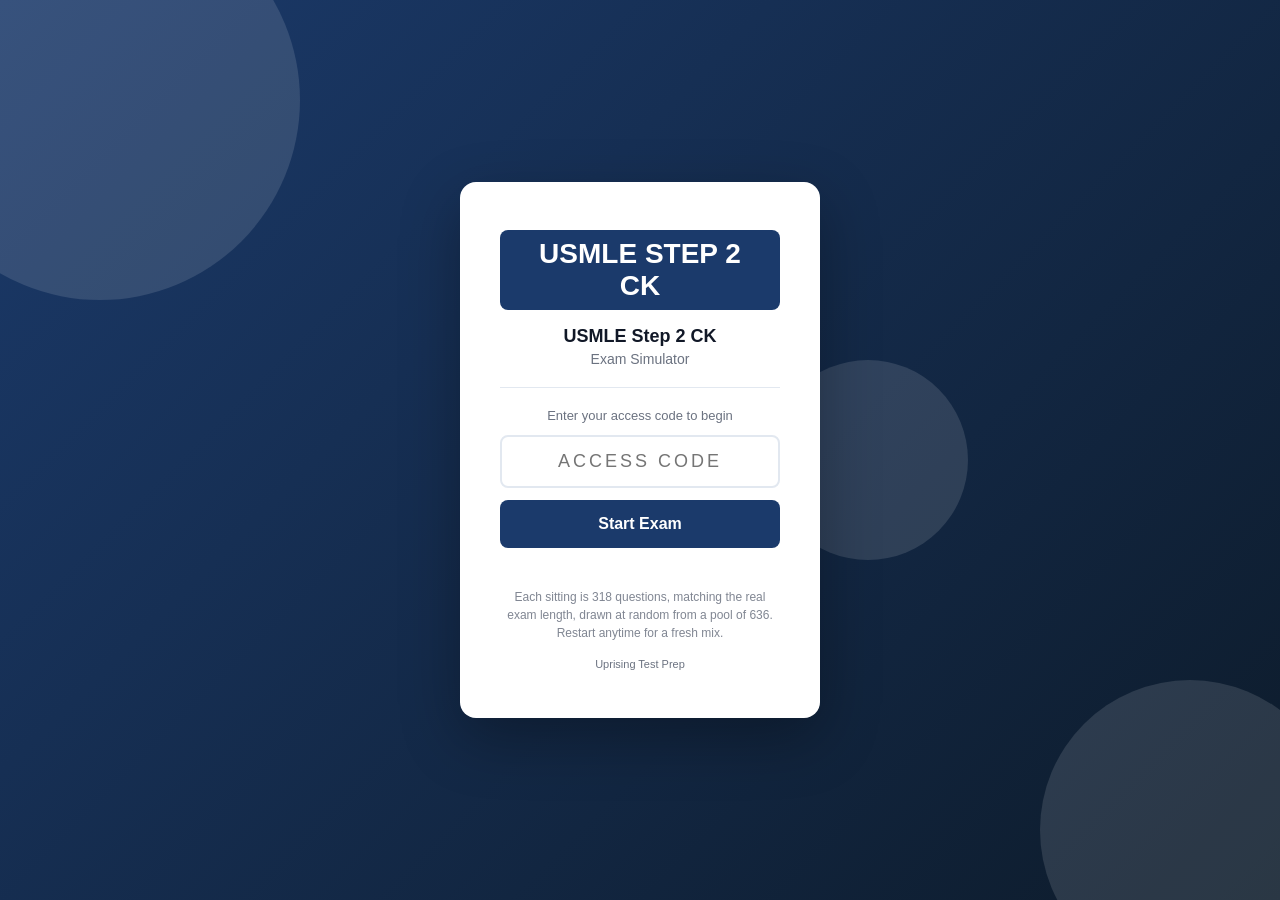
<file: index.html>
<!DOCTYPE html>
<html lang="en">
<head>
  <meta charset="UTF-8" />
  <meta name="viewport" content="width=device-width, initial-scale=1.0, viewport-fit=cover" />
  <meta name="apple-mobile-web-app-capable" content="yes" />
  <meta name="apple-mobile-web-app-status-bar-style" content="black-translucent" />
  <title>USMLE STEP 2 CK Exam Simulator</title>
  <link rel="stylesheet" href="style.css" />
</head>
<body>

<div id="access-gate">
  <div class="gate-bg-shapes">
    <div class="shape shape-1"></div>
    <div class="shape shape-2"></div>
    <div class="shape shape-3"></div>
  </div>
  <div class="gate-card">
    <div class="gate-logo">
      <div class="logo-badge">USMLE STEP 2 CK</div>
    </div>
    <h1 class="gate-title">USMLE Step 2 CK</h1>
    <p class="gate-subtitle">Exam Simulator</p>
    <div class="gate-divider"></div>
    <p class="gate-instruction">Enter your access code to begin</p>
    <input type="text" id="access-code-input" class="gate-input"
           placeholder="Access Code" autocomplete="off"
           maxlength="20" spellcheck="false" />
    <button id="access-btn" class="gate-btn">Start Exam</button>
    <p id="access-error" class="gate-error"></p>
    <p class="gate-pool-note">Each sitting is 318 questions, matching the real exam length, drawn at random from a pool of 636. Restart anytime for a fresh mix.</p>
    <p class="gate-hint">Uprising Test Prep</p>
  </div>
</div>

<div id="app" style="display:none">
  <header class="top-bar">
    <div class="bar-left">
      <span class="bar-logo">USMLE STEP 2 CK</span>
      <span class="bar-title">Exam Simulator</span>
    </div>
    <div class="bar-right">
      <span class="bar-timer" id="timer-display">--:--</span>
      <button class="bar-btn" id="flag-btn">Flag</button>
      <button class="bar-btn bar-btn-primary" id="submit-btn">
        <span class="btn-full">Submit Exam</span>
        <span class="btn-short">Submit</span>
      </button>
    </div>
  </header>

  <div class="progress-strip">
    <div class="progress-bar" id="progress-bar"></div>
  </div>

  <main class="exam-main">
    <div class="question-panel">
      <div class="q-meta">
        <span id="q-counter"></span>
        <span class="q-pool-chip" title="This sitting is 318 questions, matching the real exam length, drawn at random from a pool of 636. Restart for a fresh mix.">636 Questions Available</span>
        <span id="q-domain" class="q-domain-tag"></span>
        <span id="q-flag-indicator" class="flag-chip" style="display:none">Flagged</span>
      </div>
      <!-- Shared text for a linked cluster (a clinical case, a reading
           passage). It sits ABOVE the stem, which is the one thing that
           legitimately precedes it, and repeats on every question in the
           cluster so nobody has to page backwards. -->
      <div id="q-cluster-wrap" class="cluster-wrap" style="display:none"></div>
      <p id="question-text" class="q-text"></p>
      <!-- The picture sits BELOW the question text so the simulator matches
           the printed book exactly: stem, then picture, then options. They
           used to disagree (book put the picture under the stem, simulator put
           it above), so no single wording could be true in both places, and
           184 of MLPAO's 185 image questions said "shown above" while the
           book printed the picture below the sentence. Write stems with
           neutral wording ("the strip shown", "the diagram shows") and this
           whole class of bug cannot come back. -->
      <div id="q-image-wrap" style="display:none; margin-bottom:14px;"></div>
      <div id="options-list" class="options-list"></div>
      <div id="explanation-box" class="explanation-box" style="display:none">
        <div class="explanation-label">Explanation</div>
        <p id="explanation-text" class="explanation-text"></p>
      </div>
    </div>
    <div class="nav-bar">
      <button class="nav-btn" id="prev-btn">&#8592; Prev</button>
      <button class="nav-btn nav-btn-map" id="map-btn">Question Map</button>
      <button class="nav-btn nav-btn-next" id="next-btn">Next &#8594;</button>
    </div>
  </main>
</div>

<!-- Question Map Modal -->
<div id="map-modal" style="display:none">
  <div class="map-backdrop" id="map-backdrop"></div>
  <div class="map-panel">
    <div class="map-header">
      <span class="map-title">Question Map</span>
      <button id="map-close" class="map-close-btn">&#x2715; Close</button>
    </div>
    <div class="map-legend">
      <span class="leg-item"><span class="leg-swatch leg-answered"></span>Answered</span>
      <span class="leg-item"><span class="leg-swatch leg-flagged"></span>Flagged</span>
      <span class="leg-item"><span class="leg-swatch leg-unanswered"></span>Unanswered</span>
    </div>
    <div id="q-grid" class="q-grid"></div>
  </div>
</div>

<div id="results-screen" style="display:none">
  <div class="results-card">
    <div class="res-header">
      <div class="res-badge">USMLE STEP 2 CK</div>
      <h2 id="res-status" class="res-status"></h2>
      <p id="res-score" class="res-score"></p>
    </div>
    <div id="res-domains" class="res-domains"></div>
    <p class="mode-pool-note">This sitting drew 318 questions from a pool of 636. Restart for a fresh mix.</p>
    <button id="res-review-btn" class="res-btn">Review Answers</button>
    <button id="res-restart-btn" class="res-btn res-btn-secondary">Restart</button>
  </div>
</div>

<script src="questions.js"></script>
<script src="app.js"></script>
</body>
</html>
</file>
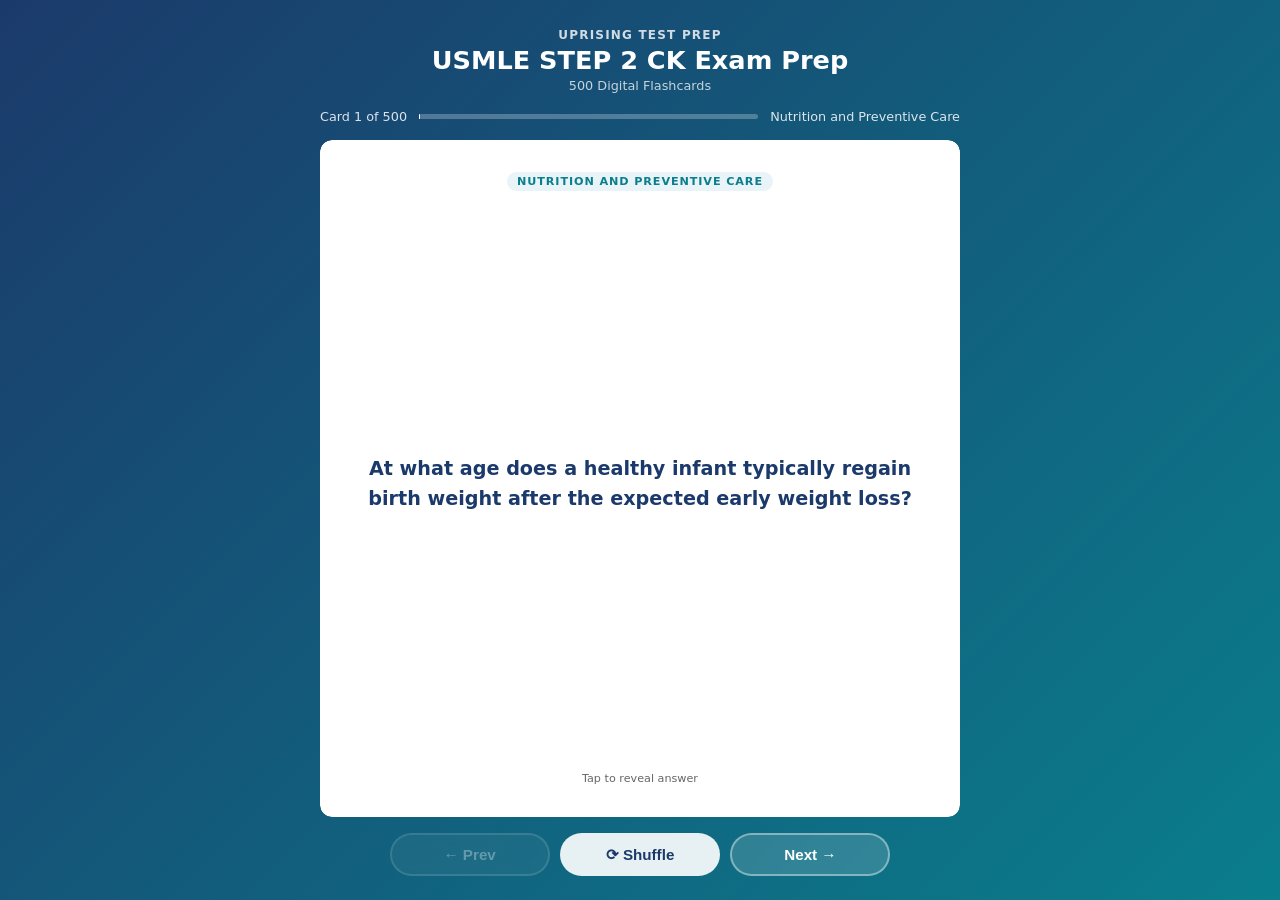
<file: flashcards/index.html>
<!DOCTYPE html>
<html lang="en">
<head>
  <meta charset="UTF-8">
  <meta name="viewport" content="width=device-width, initial-scale=1.0">
  <title>USMLE STEP 2 CK Exam Prep: Flashcards</title>
  <style>
    :root {
      --blue:   #1B3A6B;
      --teal:   #0A7E8C;
      --ltblue: #E8F4F8;
      --white:  #FFFFFF;
      --text:   #1A1A1A;
      --muted:  #666;
      --radius: 12px;
    }
    * { box-sizing: border-box; margin: 0; padding: 0; }
    html, body { height: 100%; }
    body {
      font-family: 'Segoe UI', system-ui, sans-serif;
      background: linear-gradient(135deg, var(--blue) 0%, var(--teal) 100%);
      /* Pinned, not min-height: the page must never grow, or the controls
         get pushed below the fold on iOS where 100dvh and height:100%
         disagree. The height:100% rule above is the pre-dvh fallback. */
      height: 100dvh;
      max-height: 100dvh;
      overflow: hidden;
      display: flex;
      flex-direction: column;
      align-items: center;
      padding: 1.25rem 1rem 1rem;
      gap: 0.75rem;
      overflow-x: hidden;
    }
    header { text-align: center; color: #fff; flex-shrink: 0; }
    header .brand { font-size: 0.75rem; font-weight: 700; letter-spacing: 0.1em; opacity: 0.8; text-transform: uppercase; }
    header h1 { font-size: 1.3rem; font-weight: 800; margin-top: 0.2rem; }
    header .subtitle { font-size: 0.8rem; opacity: 0.75; margin-top: 0.15rem; }
    #progress-info {
      display: flex; align-items: center; gap: 0.75rem;
      color: rgba(255,255,255,0.85); font-size: 0.8rem;
      flex-shrink: 0; width: 100%; max-width: 640px;
    }
    #progress-bar-track {
      flex: 1; background: rgba(255,255,255,0.25);
      border-radius: 4px; height: 5px;
    }
    #progress-bar-fill { height: 100%; background: #fff; border-radius: 4px; transition: width 0.3s; }
    .card-scene {
      width: 100%; max-width: 640px;
      perspective: 1200px;
      cursor: pointer;
      flex: 1; min-height: 0;
      display: flex; flex-direction: column;
    
      /* WebKit does not clip overflow inside a preserve-3d context, so the
         answer pane's own clip is dropped and a long answer paints over the
         Prev/Next row. This element only sets the perspective and is NOT
         itself in the 3D context, so its clip is honoured in every engine. */
      overflow: hidden;
      border-radius: var(--radius);
    }
    .card-inner {
      position: relative; width: 100%;
      flex: 1; min-height: 0;
      transition: transform 0.55s cubic-bezier(.4,0,.2,1);
      transform-style: preserve-3d;
    }
    .card-scene.flipped .card-inner { transform: rotateY(180deg); }
    .card-face {
      position: absolute; inset: 0;
      backface-visibility: hidden; -webkit-backface-visibility: hidden;
      border-radius: var(--radius);
      display: flex; flex-direction: column;
      padding: 1.5rem 1.75rem;
      box-shadow: 0 12px 40px rgba(0,0,0,0.2);
      overflow: hidden;
    
      /* Painting through a mask forces WebKit to allocate a real clipping
         layer for a 3D-transformed element, which is what makes the
         overflow:hidden and the rounded corners above actually apply. */
      -webkit-mask-image: -webkit-radial-gradient(#fff, #000);
              mask-image: radial-gradient(#fff, #000);
    }
    .card-front { background: var(--white); align-items: center; justify-content: center; }
    .card-back  { background: var(--ltblue); transform: rotateY(180deg); }
    .card-badge {
      font-size: 0.7rem; font-weight: 700; text-transform: uppercase;
      letter-spacing: 0.08em;
      background: var(--ltblue); color: var(--teal);
      padding: 0.2rem 0.65rem; border-radius: 20px;
      margin-bottom: 0.85rem; flex-shrink: 0;
    }
    .card-back .card-badge { background: rgba(10,126,140,0.12); }
    .card-front .q-text {
      font-size: 1.1rem; font-weight: 600; color: var(--blue); line-height: 1.55;
      text-align: center; overflow-y: auto; flex: 1;
      display: flex; align-items: center; justify-content: center;
      scrollbar-width: thin; scrollbar-color: rgba(27,58,107,0.3) transparent;
    }
    .card-back .a-label { font-size: 0.7rem; font-weight: 700; color: var(--teal); text-transform: uppercase; letter-spacing: 0.08em; margin-bottom: 0.4rem; flex-shrink: 0; }
    .card-back .a-text  {
      font-size: 0.975rem; color: var(--text); line-height: 1.65;
      overflow-y: auto; flex: 1; min-height: 0; padding-right: 4px;
      scrollbar-width: thin; scrollbar-color: rgba(10,126,140,0.4) transparent;
    
      -webkit-overflow-scrolling: touch;
      overscroll-behavior: contain;
    }
    .card-back .a-text::-webkit-scrollbar { width: 4px; }
    .card-back .a-text::-webkit-scrollbar-track { background: transparent; }
    .card-back .a-text::-webkit-scrollbar-thumb { background: rgba(10,126,140,0.4); border-radius: 4px; }
    .tap-hint { flex-shrink: 0; margin-top: 0.6rem; font-size: 0.7rem; color: var(--muted); text-align: center; }
    .card-back .tap-hint { color: var(--teal); opacity: 0.7; }
    .controls {
      display: flex; gap: 0.65rem; flex-wrap: nowrap;
      justify-content: center; flex-shrink: 0;
      width: 100%; max-width: 640px;
      padding-bottom: env(safe-area-inset-bottom, 0px);
    }
    .btn {
      padding: 0.6rem 1.2rem; border-radius: 50px;
      border: 2px solid rgba(255,255,255,0.4);
      background: rgba(255,255,255,0.15); color: #fff;
      font-weight: 700; font-size: 0.875rem; cursor: pointer;
      transition: all 0.2s; backdrop-filter: blur(4px);
      white-space: nowrap; flex: 1; max-width: 160px;
    }
    .btn:hover { background: rgba(255,255,255,0.3); border-color: rgba(255,255,255,0.7); }
    .btn:active { transform: scale(0.96); }
    .btn:disabled { opacity: 0.35; cursor: not-allowed; }
    .btn.btn-primary { background: rgba(255,255,255,0.9); color: var(--blue); border-color: transparent; }
    .btn.btn-primary:hover { background: #fff; }
    #loading { color: rgba(255,255,255,0.8); font-size: 1rem; text-align: center; padding: 3rem; flex: 1; }
    @media (min-width: 768px) {
      body { padding: 1.75rem 1.5rem 1.5rem; gap: 1rem; }
      header h1 { font-size: 1.6rem; }
      .card-face { padding: 2rem 2.5rem; }
      .card-front .q-text { font-size: 1.2rem; }
      .card-back .a-text { font-size: 1.05rem; }
      .btn { font-size: 0.95rem; padding: 0.65rem 1.4rem; }
    }
    @media (max-width: 380px) {
      body { padding: 0.75rem; gap: 0.5rem; }
      header .brand { font-size: 0.65rem; }
      header h1 { font-size: 1.1rem; }
      header .subtitle { display: none; }
      .card-face { padding: 1rem 1.1rem; }
      .card-front .q-text { font-size: 0.975rem; }
      .card-back .a-text { font-size: 0.875rem; }
      .btn { font-size: 0.8rem; padding: 0.5rem 0.75rem; }
    }
  </style>
</head>
<body>
<header>
  <div class="brand">Uprising Test Prep</div>
  <h1>USMLE STEP 2 CK Exam Prep</h1>
  <div class="subtitle">500 Digital Flashcards</div>
</header>
<div id="progress-info">
  <span id="card-counter">Card 1 of 500</span>
  <div id="progress-bar-track"><div id="progress-bar-fill" style="width:0%"></div></div>
  <span id="domain-label"></span>
</div>
<div id="loading">Loading flashcards...</div>
<div class="card-scene" id="card-scene" style="display:none" onclick="flipCard()">
  <div class="card-inner" id="card-inner">
    <div class="card-face card-front">
      <div class="card-badge" id="front-badge"></div>
      <div class="q-text" id="q-text"></div>
      <div class="tap-hint">Tap to reveal answer</div>
    </div>
    <div class="card-face card-back">
      <div class="card-badge" id="back-badge">Answer</div>
      <div class="a-label">Answer</div>
      <div class="a-text" id="a-text"></div>
      <div class="tap-hint">Tap to flip back</div>
    </div>
  </div>
</div>
<div class="controls" id="controls" style="display:none">
  <button class="btn" id="prev-btn" onclick="event.stopPropagation();move(-1)" disabled>&#8592; Prev</button>
  <button class="btn btn-primary" onclick="event.stopPropagation();shuffleCards()">&#10227; Shuffle</button>
  <button class="btn" id="next-btn" onclick="event.stopPropagation();move(1)">Next &#8594;</button>
</div>
<script>
const DOMAIN_LABELS = {
  nutrition_and_preventive_care: "Nutrition and Preventive Care",
  social_sciences_ethics_law_and_patient_safety: "Social Sciences Ethics Law and Patient Safety",
  renal_urinary_and_reproductive_systems: "Renal Urinary and Reproductive Systems",
  cardiovascular_system: "Cardiovascular System",
  musculoskeletal_system_and_skin: "Musculoskeletal System and Skin",
  behavioral_health_and_psychiatry: "Behavioral Health and Psychiatry",
  blood_lymphoreticular_and_immune_systems: "Blood Lymphoreticular and Immune Systems",
  gastrointestinal_system: "Gastrointestinal System",
  nervous_system_and_special_senses: "Nervous System and Special Senses",
  respiratory_system: "Respiratory System",
  multisystem_processes_and_disorders: "Multisystem Processes and Disorders",
  endocrine_system: "Endocrine System",
  pregnancy_childbirth_and_the_puerperium: "Pregnancy Childbirth and the Puerperium",
  biostatistics_epidemiology_and_population_health: "Biostatistics Epidemiology and Population Health",
};
let cards   = [];
let current = 0;
async function init() {
  try {
    const res = await fetch('flashcards.json');
    if (!res.ok) throw new Error('Network error');
    cards = await res.json();
    document.getElementById('loading').style.display    = 'none';
    document.getElementById('card-scene').style.display = 'flex';
    document.getElementById('controls').style.display   = 'flex';
    show();
  } catch (e) {
    document.getElementById('loading').textContent = 'Error loading flashcards. Please try refreshing.';
  }
}
function domainLabel(key) {
  return DOMAIN_LABELS[key] || key.replace(/_/g, ' ').replace(/\b\w/g, c => c.toUpperCase());
}
function show() {
  const c = cards[current];
  document.getElementById('card-scene').classList.remove('flipped');
  document.getElementById('a-text').scrollTop = 0;
  const label = domainLabel(c.domain || c.chapter || '');
  document.getElementById('q-text').textContent       = c.front;
  document.getElementById('a-text').textContent       = c.back;
  document.getElementById('front-badge').textContent  = label;
  document.getElementById('back-badge').textContent   = label;
  document.getElementById('card-counter').textContent = `Card ${current+1} of ${cards.length}`;
  document.getElementById('domain-label').textContent = label;
  document.getElementById('progress-bar-fill').style.width = `${((current+1)/cards.length*100).toFixed(1)}%`;
  document.getElementById('prev-btn').disabled = current === 0;
  document.getElementById('next-btn').disabled = current === cards.length - 1;
}
function flipCard() { document.getElementById('card-scene').classList.toggle('flipped'); }
function move(dir) {
  const next = current + dir;
  if (next < 0 || next >= cards.length) return;
  current = next; show();
}
function shuffleCards() {
  for (let i = cards.length - 1; i > 0; i--) {
    const j = Math.floor(Math.random() * (i+1));
    [cards[i], cards[j]] = [cards[j], cards[i]];
  }
  current = 0; show();
}
document.addEventListener('keydown', e => {
  if (e.key === 'ArrowRight' || e.key === 'ArrowDown') move(1);
  else if (e.key === 'ArrowLeft' || e.key === 'ArrowUp') move(-1);
  else if (e.key === ' ' || e.key === 'Enter') { e.preventDefault(); flipCard(); }
});
init();
</script>
</body>
</html>
</file>
<file: style.css>
/* STEP2CK Exam Simulator, Styles */
:root {
  --primary:   #1B3A6B;
  --pass:      #059669;
  --fail:      #DC2626;
  --bg:        #F3F4F8;
  --card:      #FFFFFF;
  --border:    #E2E8F0;
  --text:      #111827;
  --muted:     #6B7280;
  --radius:    10px;
}
*, *::before, *::after { box-sizing: border-box; margin: 0; padding: 0; }
body {
  font-family: -apple-system, BlinkMacSystemFont, "Segoe UI", sans-serif;
  background: var(--bg);
  color: var(--text);
  height: 100vh;
  height: 100dvh;
  overflow: hidden;
  -webkit-text-size-adjust: 100%;
}

/* ── Access Gate ─────────────────────────────────────────────────────────── */
#access-gate {
  display: flex;
  align-items: center;
  justify-content: center;
  height: 100vh;
  height: 100dvh;
  background: linear-gradient(135deg, var(--primary) 0%, #0d1b2a 100%);
  position: relative;
  overflow: hidden;
  padding: 20px;
  padding-top: max(20px, env(safe-area-inset-top));
  padding-bottom: max(20px, env(safe-area-inset-bottom));
}
.gate-bg-shapes { position: absolute; inset: 0; pointer-events: none; }
.shape { position: absolute; border-radius: 50%; opacity: .12; background: #fff; }
.shape-1 { width: 400px; height: 400px; top: -100px; left: -100px; }
.shape-2 { width: 300px; height: 300px; bottom: -80px; right: -60px; }
.shape-3 { width: 200px; height: 200px; top: 40%; left: 60%; }
.gate-card {
  background: #fff;
  border-radius: 16px;
  padding: 48px 40px;
  text-align: center;
  width: 100%;
  max-width: 360px;
  position: relative;
  z-index: 1;
  box-shadow: 0 20px 60px rgba(0,0,0,.3);
}
.logo-badge {
  display: inline-block;
  background: var(--primary);
  color: #fff;
  font-weight: 800;
  font-size: 28px;
  padding: 8px 18px;
  border-radius: 8px;
}
.gate-title { font-size: 18px; font-weight: 700; margin-top: 16px; color: var(--text); }
.gate-subtitle { color: var(--muted); font-size: 14px; margin-top: 4px; }
.gate-divider { height: 1px; background: var(--border); margin: 20px 0; }
.gate-instruction { font-size: 13px; color: var(--muted); margin-bottom: 12px; }
.gate-input {
  width: 100%;
  padding: 14px 16px;
  border: 2px solid var(--border);
  border-radius: 8px;
  font-size: 18px;
  text-align: center;
  text-transform: uppercase;
  letter-spacing: 3px;
  outline: none;
}
.gate-input:focus { border-color: var(--primary); }
.gate-btn {
  width: 100%;
  margin-top: 12px;
  padding: 15px;
  background: var(--primary);
  color: #fff;
  border: none;
  border-radius: 8px;
  font-size: 16px;
  font-weight: 600;
  cursor: pointer;
  -webkit-tap-highlight-color: transparent;
}
.gate-btn:hover { opacity: .9; }
.gate-error { color: var(--fail); font-size: 13px; margin-top: 8px; min-height: 18px; }
.gate-hint { color: var(--muted); font-size: 11px; margin-top: 16px; }
.gate-pool-note { color: var(--muted); opacity: .85; font-size: 12px; margin-top: 14px; line-height: 1.5; }
.mode-pool-note { color: var(--muted); opacity: .85; font-size: 12.5px; text-align: center; margin: 4px 0 16px; line-height: 1.5; }

/* ── App shell ───────────────────────────────────────────────────────────── */
#app {
  display: flex;
  flex-direction: column;
  height: 100vh;
  height: 100dvh;
  padding-top: env(safe-area-inset-top);
}
.top-bar {
  display: flex;
  justify-content: space-between;
  align-items: center;
  background: var(--primary);
  color: #fff;
  padding: 0 20px;
  padding-left: max(20px, env(safe-area-inset-left));
  padding-right: max(20px, env(safe-area-inset-right));
  height: 52px;
  flex-shrink: 0;
  gap: 8px;
}
.bar-left { display: flex; align-items: center; gap: 8px; min-width: 0; }
.bar-logo { font-weight: 800; font-size: 18px; flex-shrink: 0; }
.bar-title { font-size: 14px; opacity: .8; white-space: nowrap; overflow: hidden; text-overflow: ellipsis; }
.bar-right { display: flex; align-items: center; gap: 8px; flex-shrink: 0; }
.bar-timer {
  font-variant-numeric: tabular-nums;
  font-size: 16px;
  font-weight: 600;
  min-width: 68px;
  text-align: right;
}
.bar-btn {
  padding: 7px 13px;
  background: rgba(255,255,255,.15);
  border: 1px solid rgba(255,255,255,.3);
  color: #fff;
  border-radius: 6px;
  cursor: pointer;
  font-size: 13px;
  white-space: nowrap;
  -webkit-tap-highlight-color: transparent;
  touch-action: manipulation;
}
.bar-btn:hover { background: rgba(255,255,255,.25); }
.bar-btn-primary {
  background: #fff;
  color: var(--primary);
  border-color: #fff;
  font-weight: 600;
}
.bar-btn-primary:hover { background: #f0f0f0; }
.btn-short { display: none; }
.btn-full  { display: inline; }

.progress-strip { height: 4px; background: rgba(0,0,0,.1); flex-shrink: 0; }
.progress-bar   { height: 100%; background: #4ade80; transition: width .3s; }

/* ── Main exam area ──────────────────────────────────────────────────────── */
.exam-main {
  flex: 1;
  overflow: hidden;
  display: flex;
  flex-direction: column;
  padding: 16px 20px 0;
  padding-left: max(16px, env(safe-area-inset-left));
  padding-right: max(16px, env(safe-area-inset-right));
  min-height: 0;
}
.question-panel { flex: 1; overflow-y: auto; padding-bottom: 12px; -webkit-overflow-scrolling: touch; }
.q-meta {
  display: flex;
  align-items: center;
  gap: 8px;
  margin-bottom: 12px;
  font-size: 13px;
  color: var(--muted);
  flex-wrap: wrap;
}
.q-domain-tag {
  background: var(--primary);
  color: #fff;
  padding: 2px 8px;
  border-radius: 4px;
  font-size: 11px;
  font-weight: 600;
}
.q-pool-chip {
  background: #EEF2FF;
  background: color-mix(in srgb, var(--primary) 12%, #fff);
  color: var(--primary);
  border: 1px solid var(--primary);
  padding: 2px 8px;
  border-radius: 10px;
  font-size: 11px;
  font-weight: 700;
  cursor: help;
  white-space: nowrap;
}
.flag-chip {
  background: #FEF3C7;
  color: #92400E;
  padding: 2px 8px;
  border-radius: 4px;
  font-size: 11px;
  font-weight: 600;
}
.cluster-wrap {
  border-left: 4px solid var(--primary, #1B3A6B);
  background: #F2F6FC; border-radius: 8px;
  padding: 10px 14px; margin-bottom: 16px;
}
.cluster-label {
  font-size: 11px; font-weight: 700; letter-spacing: 0.06em;
  text-transform: uppercase; color: var(--primary, #1B3A6B); margin-bottom: 6px;
}
.cluster-body {
  max-height: 38vh; overflow-y: auto; font-size: 15px; line-height: 1.6;
  -webkit-overflow-scrolling: touch;
}
.cluster-body p + p { margin-top: 10px; }
@media (min-width: 1100px) { .cluster-body { max-height: 52vh; } }

.q-image {
  max-width: 100%;
  /* Cap the height too. With only max-width, a tall exhibit renders at full
     width and pushes the stem and every option below the fold, so the question
     looks like it has no answers until the candidate scrolls. Found on CNPLE. */
  max-height: 62vh;
  width: auto;
  height: auto;
  object-fit: contain;
  border-radius: 6px;
  border: 1px solid var(--border);
  display: block;
  margin-bottom: 14px;
}
.q-text { font-size: 16px; line-height: 1.65; margin-bottom: 20px; }
.options-list { display: flex; flex-direction: column; gap: 10px; }
.option {
  display: flex;
  align-items: flex-start;
  gap: 12px;
  padding: 15px 16px;
  background: var(--card);
  border: 2px solid var(--border);
  border-radius: var(--radius);
  cursor: pointer;
  transition: .15s;
  -webkit-tap-highlight-color: transparent;
  touch-action: manipulation;
  min-height: 52px;
}
.option:hover  { border-color: var(--primary); background: #F8FAFF; }
.option.selected  { border-color: var(--primary); background: #EEF3FF; }
.option.correct   { border-color: #059669; background: #ECFDF5; }
.option.incorrect { border-color: #DC2626; background: #FEF2F2; }
.explanation-box {
  margin-top: 20px;
  padding: 16px 18px;
  background: #F0F9FF;
  border-left: 4px solid #2563EB;
  border-radius: 6px;
}
.explanation-label {
  font-size: 11px;
  font-weight: 700;
  text-transform: uppercase;
  letter-spacing: .06em;
  color: #2563EB;
  margin-bottom: 8px;
}
.explanation-text { font-size: 14.5px; line-height: 1.7; color: #1e293b; margin: 0; }
.opt-letter { font-weight: 700; font-size: 15px; color: var(--primary); min-width: 22px; padding-top: 1px; flex-shrink: 0; }
.opt-text   { font-size: 15px; line-height: 1.5; }

/* ── Nav bar ─────────────────────────────────────────────────────────────── */
.nav-bar {
  display: flex;
  align-items: center;
  gap: 8px;
  padding: 10px 0;
  padding-bottom: max(14px, env(safe-area-inset-bottom));
  flex-shrink: 0;
}
.nav-btn {
  flex: 1;
  padding: 13px 8px;
  background: var(--card);
  border: 1px solid var(--border);
  border-radius: 8px;
  cursor: pointer;
  font-size: 15px;
  font-weight: 500;
  text-align: center;
  -webkit-tap-highlight-color: transparent;
  touch-action: manipulation;
  min-height: 48px;
}
.nav-btn:hover      { background: #f0f0f0; }
.nav-btn-map {
  background: var(--bg);
  border-color: var(--primary);
  color: var(--primary);
  font-weight: 600;
}
.nav-btn-map:hover { background: #EEF3FF; }
.nav-btn-next {
  background: var(--primary);
  color: #fff;
  border-color: var(--primary);
}
.nav-btn-next:hover { opacity: .9; }

/* ── Question Map Modal ──────────────────────────────────────────────────── */
#map-modal {
  position: fixed;
  inset: 0;
  z-index: 1000;
  display: flex;
  flex-direction: column;
  justify-content: flex-end;
}
.map-backdrop { position: absolute; inset: 0; background: rgba(0,0,0,.5); }
.map-panel {
  position: relative;
  background: #fff;
  border-radius: 20px 20px 0 0;
  padding: 20px;
  padding-bottom: max(20px, env(safe-area-inset-bottom));
  max-height: 80vh;
  max-height: 80dvh;
  display: flex;
  flex-direction: column;
  box-shadow: 0 -4px 30px rgba(0,0,0,.2);
}
.map-header {
  display: flex;
  align-items: center;
  justify-content: space-between;
  margin-bottom: 12px;
  flex-shrink: 0;
}
.map-title { font-size: 17px; font-weight: 700; color: var(--text); }
.map-close-btn {
  padding: 8px 16px;
  background: var(--bg);
  border: 1px solid var(--border);
  border-radius: 8px;
  cursor: pointer;
  font-size: 14px;
  font-weight: 500;
  min-height: 40px;
  -webkit-tap-highlight-color: transparent;
  touch-action: manipulation;
}
.map-close-btn:hover { background: #e5e7eb; }
.map-legend { display: flex; gap: 16px; margin-bottom: 14px; flex-shrink: 0; flex-wrap: wrap; }
.leg-item { display: flex; align-items: center; gap: 6px; font-size: 13px; color: var(--muted); }
.leg-swatch {
  width: 16px;
  height: 16px;
  border-radius: 3px;
  border: 1px solid var(--border);
  background: var(--card);
  display: inline-block;
  flex-shrink: 0;
}
.leg-swatch.leg-answered  { background: var(--primary); border-color: var(--primary); }
.leg-swatch.leg-flagged   { background: #FEF3C7; border-color: #F59E0B; }
.leg-swatch.leg-unanswered { background: var(--card); }
.q-grid {
  display: flex;
  flex-wrap: wrap;
  gap: 6px;
  overflow-y: auto;
  flex: 1;
  padding-bottom: 8px;
  -webkit-overflow-scrolling: touch;
}
.grid-btn {
  width: 40px;
  height: 40px;
  border: 1px solid var(--border);
  border-radius: 6px;
  background: var(--card);
  font-size: 12px;
  cursor: pointer;
  font-weight: 500;
  -webkit-tap-highlight-color: transparent;
  touch-action: manipulation;
}
.grid-btn.answered { background: var(--primary); color: #fff; border-color: var(--primary); }
.grid-btn.flagged  { background: #FEF3C7; border-color: #F59E0B; }
.grid-btn.active   { outline: 3px solid var(--primary); outline-offset: 2px; }

/* ── Results ─────────────────────────────────────────────────────────────── */
#results-screen {
  display: flex;
  align-items: flex-start;
  justify-content: center;
  min-height: 100vh;
  min-height: 100dvh;
  background: var(--bg);
  overflow-y: auto;
  -webkit-overflow-scrolling: touch;
  padding: 20px 16px;
  padding-top: max(20px, env(safe-area-inset-top));
  padding-bottom: max(20px, env(safe-area-inset-bottom));
}
.results-card {
  background: var(--card);
  border-radius: 16px;
  padding: 40px;
  max-width: 480px;
  width: 100%;
  box-shadow: 0 8px 30px rgba(0,0,0,.1);
}
.res-header { text-align: center; margin-bottom: 24px; }
.res-badge {
  display: inline-block;
  background: var(--primary);
  color: #fff;
  font-weight: 800;
  font-size: 22px;
  padding: 6px 16px;
  border-radius: 8px;
}
.res-status { font-size: 36px; font-weight: 800; margin-top: 12px; }
.res-score  { font-size: 18px; color: var(--muted); margin-top: 4px; }
.res-domains { margin-bottom: 24px; display: flex; flex-direction: column; gap: 10px; }
.res-domain-row { display: flex; align-items: center; gap: 8px; font-size: 13px; }
.res-domain-name { width: 160px; font-weight: 500; flex-shrink: 0; }
.res-domain-bar-wrap { flex: 1; background: #E5E7EB; border-radius: 4px; height: 8px; overflow: hidden; }
.res-domain-bar { height: 100%; border-radius: 4px; transition: width .5s; }
.res-domain-pct { width: 36px; text-align: right; font-weight: 600; }
.res-btn {
  width: 100%;
  padding: 15px;
  background: var(--primary);
  color: #fff;
  border: none;
  border-radius: 8px;
  font-size: 15px;
  font-weight: 600;
  cursor: pointer;
  margin-bottom: 10px;
  min-height: 52px;
  -webkit-tap-highlight-color: transparent;
  touch-action: manipulation;
}
.res-btn:hover { opacity: .9; }
.res-btn-secondary {
  background: transparent;
  color: var(--primary);
  border: 2px solid var(--primary);
}
.res-btn-secondary:hover { background: var(--primary); color: #fff; }

/* ── Mobile breakpoint (phones ≤ 640px) ─────────────────────────────────── */
@media (max-width: 640px) {
  /* Gate card */
  .gate-card { padding: 32px 24px; }

  /* Top bar: hide long title text, swap Submit label */
  .bar-title  { display: none; }
  .btn-full   { display: none; }
  .btn-short  { display: inline; }
  .bar-right  { gap: 6px; }
  .bar-btn    { padding: 6px 10px; font-size: 12px; }
  .bar-timer  { font-size: 14px; min-width: 58px; }

  /* Exam main */
  .exam-main { padding: 12px 14px 0; }
  .q-text { font-size: 16px; }
  .opt-text { font-size: 15px; }

  /* Nav bar, bigger touch targets */
  .nav-btn { font-size: 14px; padding: 14px 6px; }

  /* Results */
  .results-card { padding: 28px 20px; }
  .res-domain-name { width: 110px; font-size: 12px; }
  .res-domain-pct  { font-size: 12px; }
  .res-status { font-size: 30px; }

  /* Map grid, slightly bigger buttons on phones */
  .grid-btn { width: 42px; height: 42px; }
}

/* ── Very small phones (≤ 380px) ────────────────────────────────────────── */
@media (max-width: 380px) {
  .bar-logo { font-size: 15px; }
  .bar-btn  { padding: 5px 8px; font-size: 11px; }
  .bar-timer { font-size: 13px; min-width: 52px; }
  .nav-btn  { font-size: 13px; }
  .grid-btn { width: 38px; height: 38px; font-size: 11px; }
}
</file>
